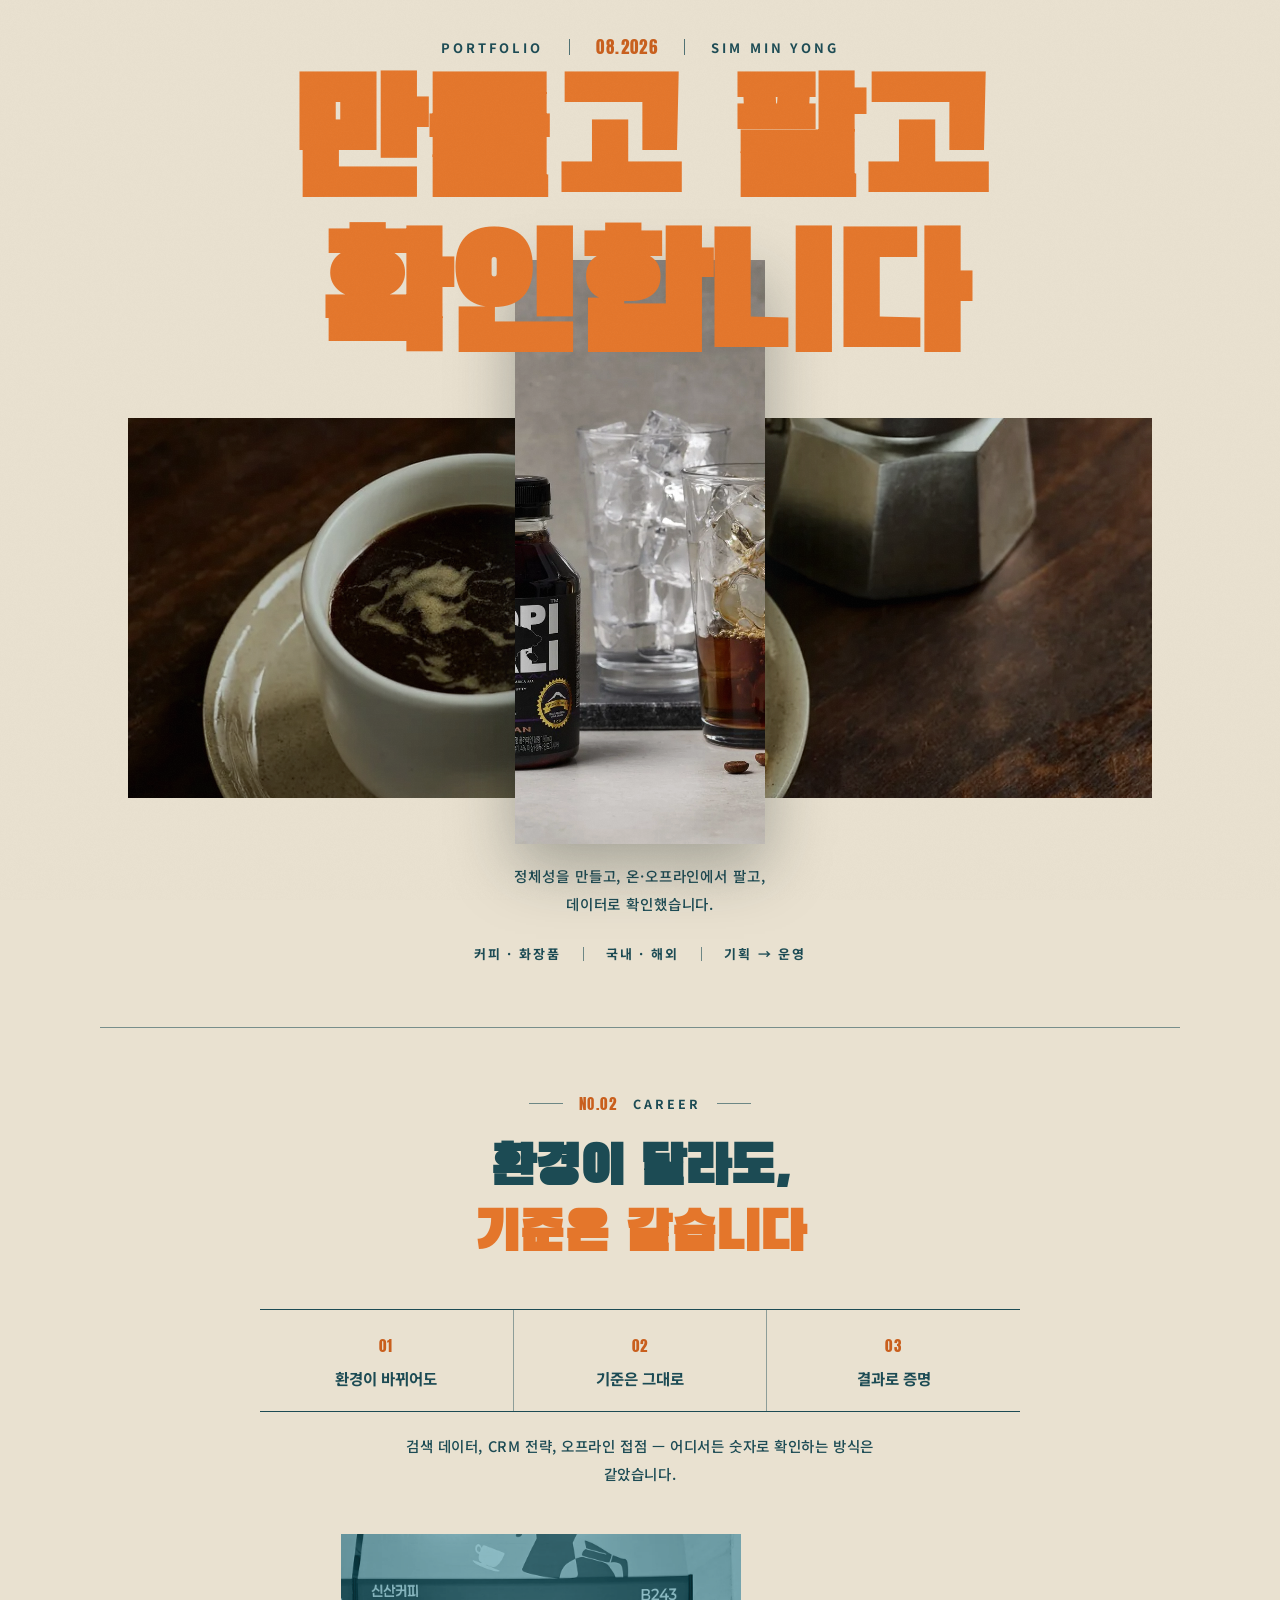
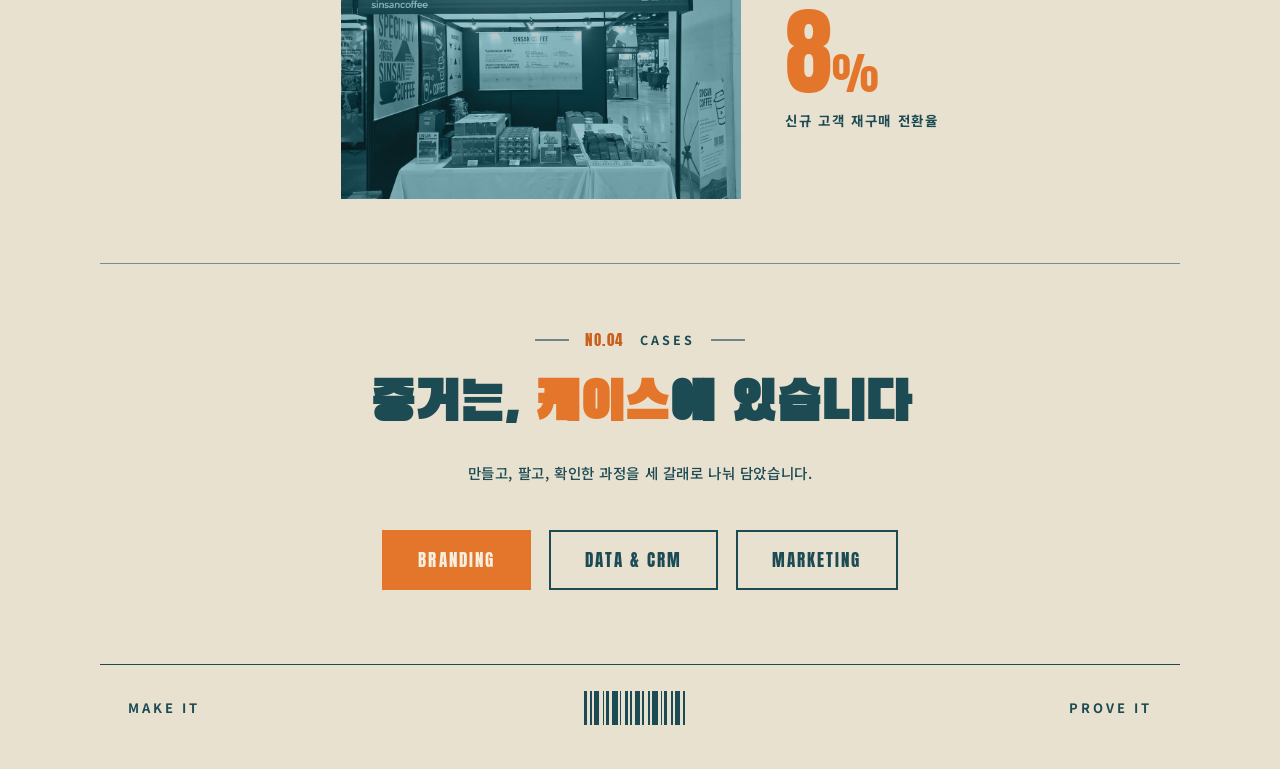
<file: Claude outputs/index_시안.html>
<!DOCTYPE html>
<html lang="ko">
<head>
<meta charset="UTF-8">
<meta name="viewport" content="width=device-width, initial-scale=1.0">
<title>시안 — 레트로 에디토리얼</title>
<link rel="preconnect" href="https://fonts.googleapis.com">
<link href="https://fonts.googleapis.com/css2?family=Anton&family=Black+Han+Sans&family=Noto+Sans+KR:wght@400;500;700&display=swap" rel="stylesheet">
<style>
:root{
    --paper:#E9E1D0;
    --paper-deep:#E2D8C4;
    --ink:#1C4B54;          /* deep teal */
    --ink-soft:#3C6871;
    --orange:#E4762B;       /* burnt orange */
    --orange-deep:#C95F1D;
    --line:#1C4B54;
}
*{margin:0;padding:0;box-sizing:border-box}
html{font-size:16px}
body{
    background:var(--paper);
    color:var(--ink);
    font-family:'Noto Sans KR',sans-serif;
    word-break:keep-all;
    overflow-x:hidden;
    position:relative;
}
/* 종이 질감 */
body::after{
    content:'';
    position:fixed; inset:0;
    pointer-events:none;
    opacity:.5;
    background-image:url("data:image/svg+xml,%3Csvg xmlns='http://www.w3.org/2000/svg' width='240' height='240'%3E%3Cfilter id='n'%3E%3CfeTurbulence type='fractalNoise' baseFrequency='0.9' numOctaves='2'/%3E%3CfeColorMatrix type='saturate' values='0'/%3E%3CfeComponentTransfer%3E%3CfeFuncA type='linear' slope='0.06'/%3E%3C/feComponentTransfer%3E%3C/filter%3E%3Crect width='240' height='240' filter='url(%23n)'/%3E%3C/svg%3E");
    z-index:60;
}
.wrap{max-width:1080px;margin:0 auto;padding:0 28px}

/* ── 마스트헤드 ── */
.masthead{
    display:flex;align-items:center;justify-content:center;gap:26px;
    padding:34px 0 8px;
    font-size:13px;font-weight:700;letter-spacing:.22em;
    text-transform:uppercase;
}
.masthead .sep{width:1.5px;height:16px;background:var(--line);opacity:.75}
.masthead .date{font-family:'Anton',sans-serif;font-weight:400;font-size:17px;letter-spacing:.08em;color:var(--orange-deep)}

/* ── 히어로 ── */
.hero{position:relative;text-align:center;padding-top:6px}
.heroStack{position:relative}
.heroTitle{
    font-family:'Black Han Sans','Anton',sans-serif;
    color:var(--orange);
    font-size:clamp(64px,12.5vw,158px);
    line-height:.98;
    letter-spacing:-0.01em;
    position:relative;
    z-index:3;
}
.heroLead{
    position:relative;z-index:1;
    max-width:560px;margin:64px auto 0;
    font-size:14.5px;line-height:1.95;font-weight:500;
    letter-spacing:.06em;
}
.heroPhotoWide{
    position:relative;
    margin-top:34px;
    height:380px;
    background:var(--ink);
    z-index:1;
}
.heroPhotoWide img{
    width:100%;height:100%;object-fit:cover;object-position:50% 62%;
    filter:saturate(.82) contrast(1.04) brightness(.96);
}
.heroPhotoWide::after{content:'';position:absolute;inset:0;background:rgba(28,75,84,.22);mix-blend-mode:multiply}
/* 세로로 관통하는 컷 — 시안의 카누 자리 */
.heroTall{
    position:absolute;
    left:50%;transform:translateX(-50%);
    top:calc(clamp(64px,12.5vw,158px) * 1.18);
    bottom:-46px;
    width:min(250px,52vw);
    z-index:2;
    box-shadow:0 22px 60px rgba(30,40,40,.35);
}
.heroTall img{width:100%;height:100%;object-fit:cover;object-position:50% 30%;filter:saturate(.9) contrast(1.03)}

/* ── 태그 줄 ── */
.tagRow{
    display:flex;justify-content:center;align-items:center;gap:22px;
    padding:26px 0 0;
    font-size:13px;font-weight:700;letter-spacing:.14em;
}
.tagRow .sep{width:1.5px;height:14px;background:var(--line);opacity:.6}

/* ── 섹션 공통 ── */
.rule{border:none;border-top:1.5px solid var(--line);opacity:.55;margin:64px auto 0;max-width:1080px}
.section{padding:64px 0 0;text-align:center;position:relative}
.eyebrow{
    display:flex;align-items:center;justify-content:center;gap:16px;
    font-size:12.5px;font-weight:700;letter-spacing:.24em;text-transform:uppercase;
}
.eyebrow .no{font-family:'Anton',sans-serif;font-weight:400;font-size:15px;color:var(--orange-deep);letter-spacing:.1em}
.eyebrow .dash{width:34px;height:1.5px;background:var(--line);opacity:.6}
.secTitle{
    font-family:'Black Han Sans',sans-serif;
    font-size:clamp(34px,5vw,54px);
    line-height:1.22;
    margin-top:22px;
    color:var(--ink);
}
.secTitle em{font-style:normal;color:var(--orange)}
.secSub{max-width:520px;margin:20px auto 0;font-size:14.5px;line-height:1.95;font-weight:500;letter-spacing:.04em}

/* 흐름 3단계 — 에디토리얼 넘버 리스트 */
.flow{
    display:flex;justify-content:center;align-items:stretch;gap:0;
    max-width:760px;margin:40px auto 0;
    border-top:1.5px solid var(--line);border-bottom:1.5px solid var(--line);
}
.flowStep{flex:1;padding:24px 12px 22px;position:relative}
.flowStep + .flowStep{border-left:1.5px solid rgba(28,75,84,.45)}
.flowStep .n{font-family:'Anton',sans-serif;font-size:15px;color:var(--orange-deep);letter-spacing:.1em;display:block}
.flowStep .t{display:block;margin-top:10px;font-weight:700;font-size:15.5px}

/* 증거 사진 + 스탯 */
.proof{
    display:flex;align-items:center;justify-content:center;gap:44px;
    max-width:820px;margin:46px auto 0;
}
.proofShot{width:400px;height:265px;background:var(--ink);flex-shrink:0}
.proofShot img{width:100%;height:100%;object-fit:cover;filter:saturate(.72) contrast(1.04);mix-blend-mode:luminosity;opacity:.92}
.proofShot{position:relative}
.proofShot::after{content:'';position:absolute;inset:0;background:rgba(28,75,84,.26)}
.stat{text-align:left}
.stat .num{font-family:'Anton',sans-serif;font-size:96px;line-height:1;color:var(--orange)}
.stat .num small{font-size:44px}
.stat .lab{display:block;margin-top:10px;font-size:13.5px;font-weight:700;letter-spacing:.12em}

/* ── 케이스 스탬프 버튼 ── */
.stamps{display:flex;justify-content:center;gap:18px;margin-top:42px;flex-wrap:wrap}
.stamp{
    font-family:'Anton',sans-serif;font-size:17px;letter-spacing:.12em;
    color:var(--ink);text-decoration:none;
    border:2px solid var(--ink);
    padding:15px 34px;
    position:relative;
    background:transparent;
}
.stamp.isMain{background:var(--orange);border-color:var(--orange);color:#F6EFE0}
.stamp:hover{background:var(--ink);color:#F6EFE0}

/* ── 푸터 ── */
.footStrip{
    max-width:1080px;margin:74px auto 0;padding:26px 28px 44px;
    border-top:1.5px solid var(--line);
    display:flex;align-items:center;justify-content:space-between;gap:20px;
    font-size:13px;font-weight:700;letter-spacing:.22em;text-transform:uppercase;
}
.barcode{display:flex;align-items:flex-end;gap:0;height:34px}
.barcode i{display:block;background:var(--ink);height:100%}

@media (max-width:700px){
    .masthead{gap:14px;font-size:10.5px;letter-spacing:.14em;padding-top:24px}
    .masthead .date{font-size:14px}
    .heroLead{font-size:13px;max-width:320px}
    .heroPhotoWide{height:280px}
    .heroTall{width:50vw;bottom:-28px}
    .heroLead{margin-top:48px}
    .tagRow{gap:12px;font-size:11px;letter-spacing:.08em}
    .flow{flex-direction:column;max-width:320px}
    .flowStep + .flowStep{border-left:none;border-top:1.5px solid rgba(28,75,84,.45)}
    .proof{flex-direction:column;gap:26px}
    .proofShot{width:100%;max-width:400px;height:220px}
    .stat{text-align:center}
    .stat .num{font-size:72px}
    .footStrip{flex-direction:column;gap:16px;text-align:center}
}
</style>
</head>
<body>

<header class="masthead wrap">
    <span>Portfolio</span>
    <span class="sep"></span>
    <span class="date">08.2026</span>
    <span class="sep"></span>
    <span>Sim Min Yong</span>
</header>

<section class="hero">
    <div class="heroStack">
        <h1 class="heroTitle">만들고 팔고<br>확인합니다</h1>
        <div class="heroTall"><img src="[data-uri]" alt=""></div>
        <div class="heroPhotoWide wrap" style="padding:0;max-width:1024px">
            <img src="[data-uri]" alt="">
        </div>
    </div>
    <p class="heroLead">정체성을 만들고, 온·오프라인에서 팔고,<br>데이터로 확인했습니다.</p>
    <div class="tagRow">
        <span>커피 · 화장품</span><span class="sep"></span>
        <span>국내 · 해외</span><span class="sep"></span>
        <span>기획 → 운영</span>
    </div>
</section>

<hr class="rule">

<section class="section wrap">
    <div class="eyebrow"><span class="dash"></span><span class="no">No.02</span><span>Career</span><span class="dash"></span></div>
    <h2 class="secTitle">환경이 달라도,<br><em>기준은 같습니다</em></h2>
    <div class="flow">
        <div class="flowStep"><span class="n">01</span><span class="t">환경이 바뀌어도</span></div>
        <div class="flowStep"><span class="n">02</span><span class="t">기준은 그대로</span></div>
        <div class="flowStep"><span class="n">03</span><span class="t">결과로 증명</span></div>
    </div>
    <p class="secSub">검색 데이터, CRM 전략, 오프라인 접점 — 어디서든 숫자로 확인하는 방식은 같았습니다.</p>
    <div class="proof">
        <div class="proofShot"><img src="[data-uri]" alt=""></div>
        <div class="stat">
            <span class="num">8<small>%</small></span>
            <span class="lab">신규 고객 재구매 전환율</span>
        </div>
    </div>
</section>

<hr class="rule">

<section class="section wrap">
    <div class="eyebrow"><span class="dash"></span><span class="no">No.04</span><span>Cases</span><span class="dash"></span></div>
    <h2 class="secTitle">증거는, <em>케이스</em>에 있습니다</h2>
    <p class="secSub">만들고, 팔고, 확인한 과정을 세 갈래로 나눠 담았습니다.</p>
    <div class="stamps">
        <a class="stamp isMain" href="#">BRANDING</a>
        <a class="stamp" href="#">DATA &amp; CRM</a>
        <a class="stamp" href="#">MARKETING</a>
    </div>
</section>

<footer class="footStrip">
    <span>Make It</span>
    <span class="barcode" aria-hidden="true">
        <i style="width:3px"></i><i style="width:1.5px;margin-left:3px"></i><i style="width:5px;margin-left:2px"></i><i style="width:1.5px;margin-left:4px"></i><i style="width:2.5px;margin-left:2px"></i><i style="width:6px;margin-left:3px"></i><i style="width:1.5px;margin-left:2px"></i><i style="width:3px;margin-left:4px"></i><i style="width:1.5px;margin-left:2px"></i><i style="width:5px;margin-left:3px"></i><i style="width:2.5px;margin-left:2px"></i><i style="width:1.5px;margin-left:4px"></i><i style="width:6px;margin-left:2px"></i><i style="width:1.5px;margin-left:3px"></i><i style="width:3px;margin-left:2px"></i><i style="width:1.5px;margin-left:4px"></i><i style="width:5px;margin-left:2px"></i><i style="width:2.5px;margin-left:3px"></i>
    </span>
    <span>Prove It</span>
</footer>

</body>
</html>
</file>
